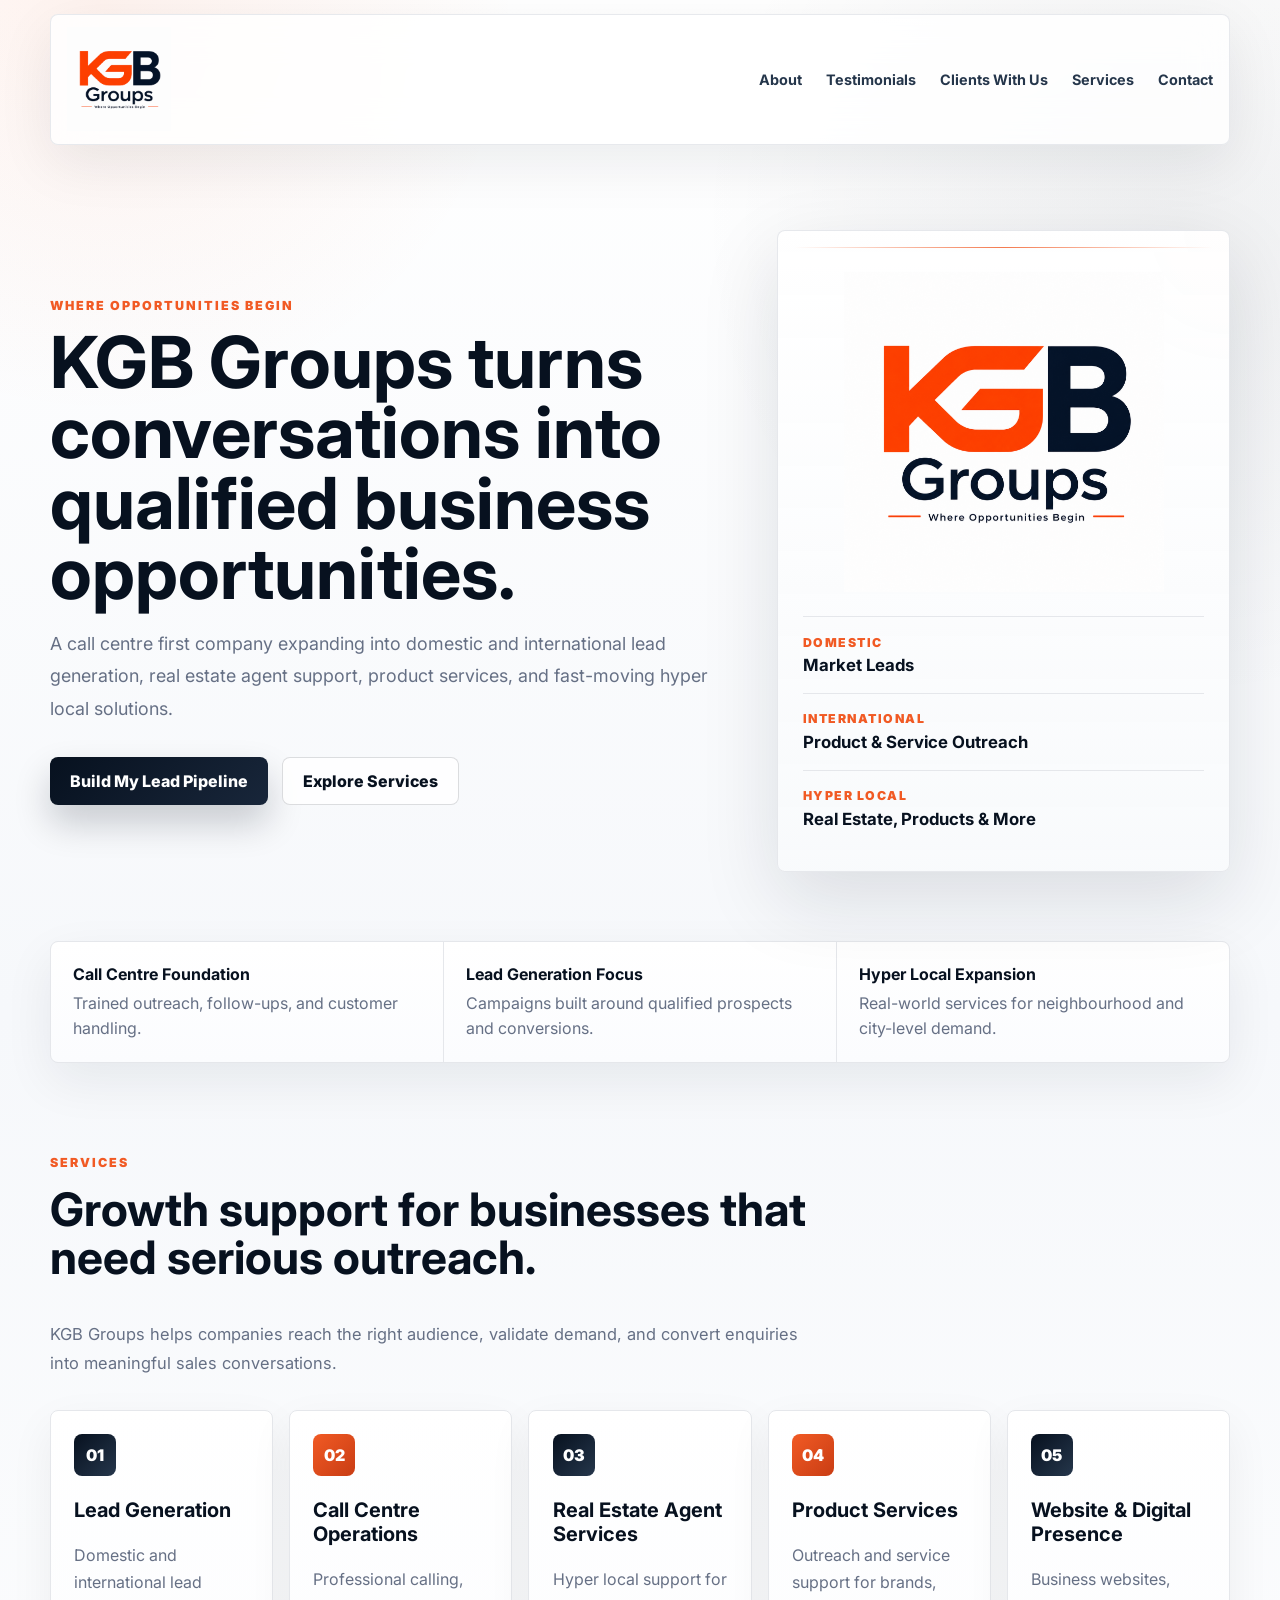
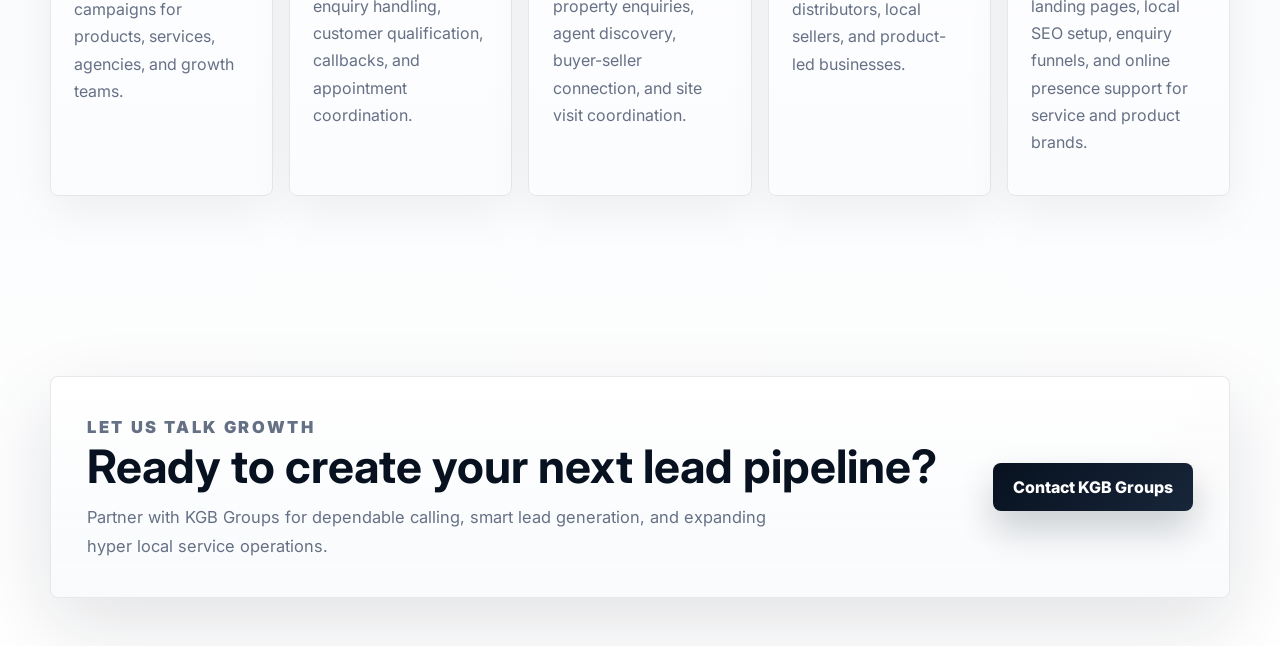
<file: index.html>
<!doctype html>
<html lang="en">
  <head>
    <meta charset="utf-8">
    <meta name="viewport" content="width=device-width, initial-scale=1">
    <meta
      name="description"
      content="KGB Groups provides lead generation, call centre support, and hyper local service growth for domestic and international businesses."
    >
    <title>KGB Groups | Lead Generation & Hyper Local Services</title>
    <link rel="preconnect" href="https://fonts.googleapis.com">
    <link rel="preconnect" href="https://fonts.gstatic.com" crossorigin>
    <link
      href="https://fonts.googleapis.com/css2?family=Inter:wght@400;500;600;700;800&display=swap"
      rel="stylesheet"
    >
    <link rel="stylesheet" href="styles.css">
  </head>
  <body>
    <header class="site-header">
      <a class="brand" href="#" aria-label="KGB Groups home">
        <img src="KGB-Groups-logo.png" alt="KGB Groups logo">
      </a>
      <nav class="nav" aria-label="Primary navigation">
        <a href="about.html">About</a>
        <a href="testimonials.html">Testimonials</a>
        <a href="clients.html">Clients With Us</a>
        <a href="#services">Services</a>
        <a href="contact.html">Contact</a>
      </nav>
    </header>

    <main>
      <section class="hero">
        <div class="hero-content">
          <p class="eyebrow">Where Opportunities Begin</p>
          <h1>KGB Groups turns conversations into qualified business opportunities.</h1>
          <p class="hero-copy">
            A call centre first company expanding into domestic and international lead generation,
            real estate agent support, product services, and fast-moving hyper local solutions.
          </p>
          <div class="hero-actions">
            <a class="primary-button" href="contact.html">Build My Lead Pipeline</a>
            <a class="secondary-button" href="#services">Explore Services</a>
          </div>
        </div>
        <aside class="hero-card" aria-label="KGB Groups business highlights">
          <img src="KGB-Groups-logo.png" alt="KGB Groups logo">
          <div class="metric-row">
            <span>Domestic</span>
            <strong>Market Leads</strong>
          </div>
          <div class="metric-row">
            <span>International</span>
            <strong>Product & Service Outreach</strong>
          </div>
          <div class="metric-row">
            <span>Hyper Local</span>
            <strong>Real Estate, Products & More</strong>
          </div>
        </aside>
      </section>

      <section class="trust-strip" aria-label="Company strengths">
        <div>
          <strong>Call Centre Foundation</strong>
          <span>Trained outreach, follow-ups, and customer handling.</span>
        </div>
        <div>
          <strong>Lead Generation Focus</strong>
          <span>Campaigns built around qualified prospects and conversions.</span>
        </div>
        <div>
          <strong>Hyper Local Expansion</strong>
          <span>Real-world services for neighbourhood and city-level demand.</span>
        </div>
      </section>

      <section class="section" id="services">
        <div class="section-heading">
          <p class="eyebrow">Services</p>
          <h2>Growth support for businesses that need serious outreach.</h2>
          <p>
            KGB Groups helps companies reach the right audience, validate demand,
            and convert enquiries into meaningful sales conversations.
          </p>
        </div>
        <div class="service-grid">
          <article class="service-card">
            <span>01</span>
            <h3>Lead Generation</h3>
            <p>
              Domestic and international lead campaigns for products, services,
              agencies, and growth teams.
            </p>
          </article>
          <article class="service-card">
            <span>02</span>
            <h3>Call Centre Operations</h3>
            <p>
              Professional calling, enquiry handling, customer qualification,
              callbacks, and appointment coordination.
            </p>
          </article>
          <article class="service-card">
            <span>03</span>
            <h3>Real Estate Agent Services</h3>
            <p>
              Hyper local support for property enquiries, agent discovery,
              buyer-seller connection, and site visit coordination.
            </p>
          </article>
          <article class="service-card">
            <span>04</span>
            <h3>Product Services</h3>
            <p>
              Outreach and service support for brands, distributors, local sellers,
              and product-led businesses.
            </p>
          </article>
          <article class="service-card">
            <span>05</span>
            <h3>Website & Digital Presence</h3>
            <p>
              Business websites, landing pages, local SEO setup, enquiry funnels,
              and online presence support for service and product brands.
            </p>
          </article>
        </div>
      </section>

      <section class="contact-panel" id="contact">
        <div>
          <p class="eyebrow">Let us talk growth</p>
          <h2>Ready to create your next lead pipeline?</h2>
          <p>
            Partner with KGB Groups for dependable calling, smart lead generation,
            and expanding hyper local service operations.
          </p>
        </div>
        <a class="primary-button" href="contact.html">Contact KGB Groups</a>
      </section>
    </main>
  </body>
</html>
</file>
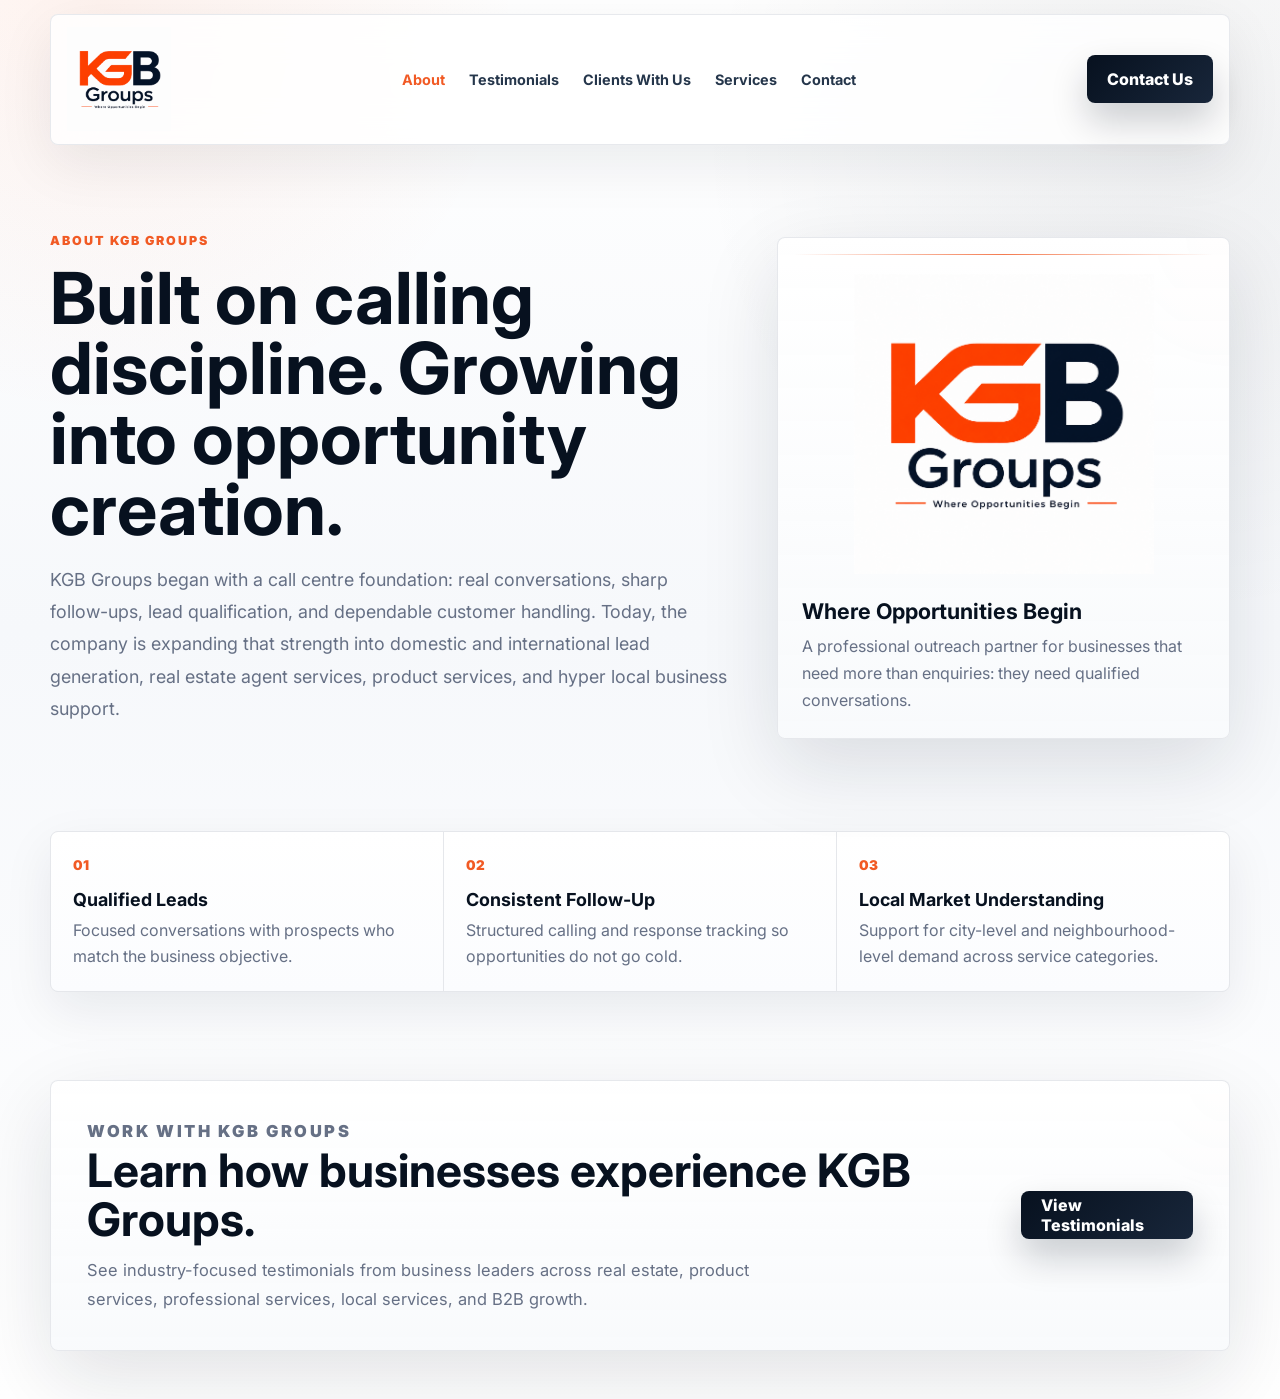
<file: about.html>
<!doctype html>
<html lang="en">
  <head>
    <meta charset="utf-8">
    <meta name="viewport" content="width=device-width, initial-scale=1">
    <meta
      name="description"
      content="About KGB Groups, a call centre first company expanding into lead generation and hyper local services."
    >
    <title>About KGB Groups | Client Testimonials & Industry Trust</title>
    <link rel="preconnect" href="https://fonts.googleapis.com">
    <link rel="preconnect" href="https://fonts.gstatic.com" crossorigin>
    <link
      href="https://fonts.googleapis.com/css2?family=Inter:wght@400;500;600;700;800&display=swap"
      rel="stylesheet"
    >
    <link rel="stylesheet" href="styles.css">
  </head>
  <body>
    <header class="site-header">
      <a class="brand" href="index.html" aria-label="KGB Groups home">
        <img src="KGB-Groups-logo.png" alt="KGB Groups logo">
      </a>
      <nav class="nav" aria-label="Primary navigation">
        <a href="about.html" aria-current="page">About</a>
        <a href="testimonials.html">Testimonials</a>
        <a href="clients.html">Clients With Us</a>
        <a href="index.html#services">Services</a>
        <a href="contact.html">Contact</a>
      </nav>
      <a class="header-cta" href="contact.html">Contact Us</a>
    </header>

    <main>
      <section class="about-hero">
        <div>
          <p class="eyebrow">About KGB Groups</p>
          <h1>Built on calling discipline. Growing into opportunity creation.</h1>
          <p>
            KGB Groups began with a call centre foundation: real conversations,
            sharp follow-ups, lead qualification, and dependable customer handling.
            Today, the company is expanding that strength into domestic and
            international lead generation, real estate agent services, product
            services, and hyper local business support.
          </p>
        </div>
        <div class="about-proof-card">
          <img src="KGB-Groups-logo.png" alt="KGB Groups logo">
          <strong>Where Opportunities Begin</strong>
          <span>
            A professional outreach partner for businesses that need more than enquiries:
            they need qualified conversations.
          </span>
        </div>
      </section>

      <section class="about-values">
        <div>
          <span>01</span>
          <strong>Qualified Leads</strong>
          <p>Focused conversations with prospects who match the business objective.</p>
        </div>
        <div>
          <span>02</span>
          <strong>Consistent Follow-Up</strong>
          <p>Structured calling and response tracking so opportunities do not go cold.</p>
        </div>
        <div>
          <span>03</span>
          <strong>Local Market Understanding</strong>
          <p>Support for city-level and neighbourhood-level demand across service categories.</p>
        </div>
      </section>

      <section class="contact-panel">
        <div>
          <p class="eyebrow">Work With KGB Groups</p>
          <h2>Learn how businesses experience KGB Groups.</h2>
          <p>
            See industry-focused testimonials from business leaders across real estate,
            product services, professional services, local services, and B2B growth.
          </p>
        </div>
        <a class="primary-button" href="testimonials.html">View Testimonials</a>
      </section>
    </main>
  </body>
</html>
</file>
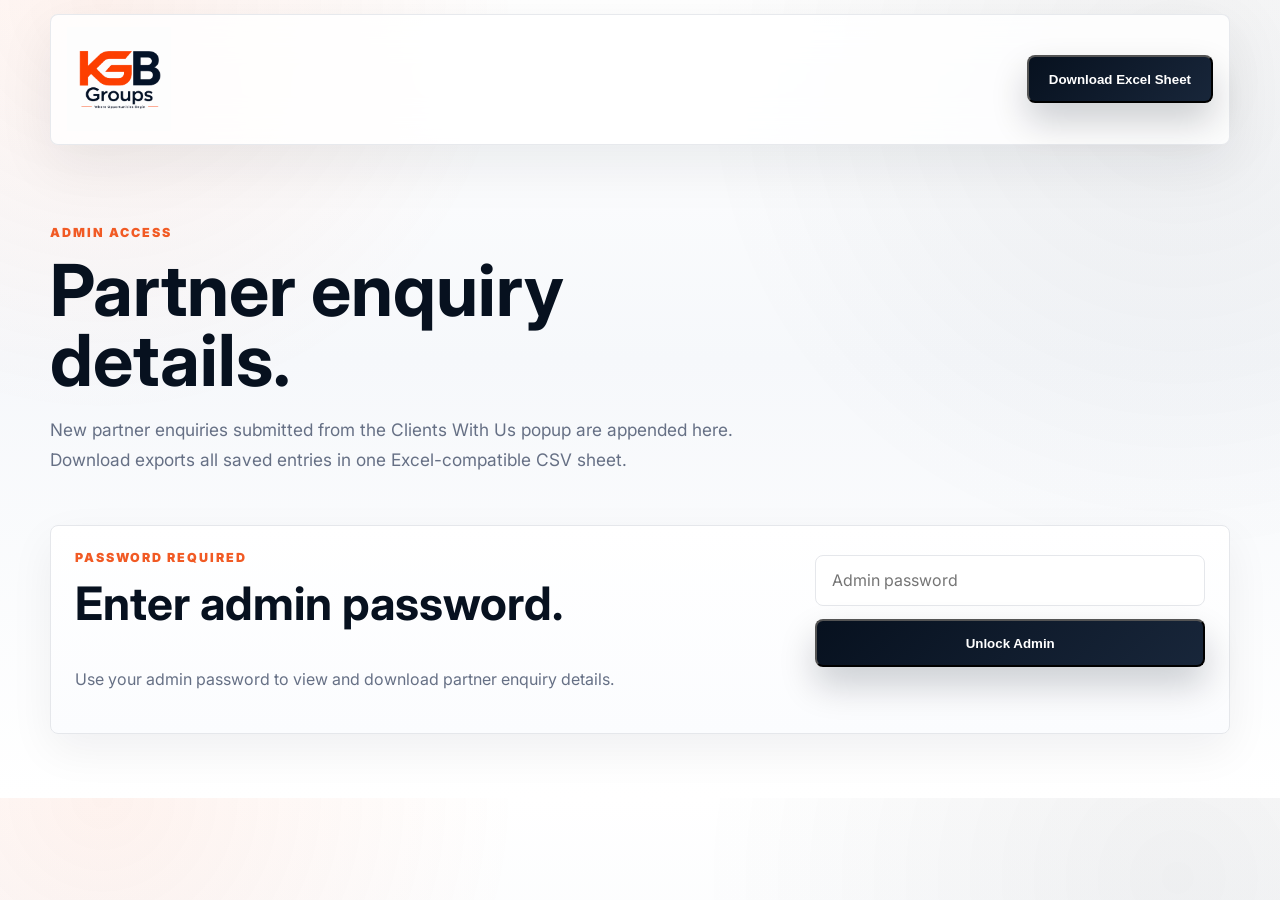
<file: admin.html>
<!doctype html>
<html lang="en">
  <head>
    <meta charset="utf-8">
    <meta name="viewport" content="width=device-width, initial-scale=1">
    <meta name="robots" content="noindex">
    <title>Admin Enquiries | KGB Groups</title>
    <link rel="preconnect" href="https://fonts.googleapis.com">
    <link rel="preconnect" href="https://fonts.gstatic.com" crossorigin>
    <link
      href="https://fonts.googleapis.com/css2?family=Inter:wght@400;500;600;700;800&display=swap"
      rel="stylesheet"
    >
    <link rel="stylesheet" href="styles.css">
  </head>
  <body>
    <header class="site-header">
      <a class="brand" href="index.html" aria-label="KGB Groups home">
        <img src="KGB-Groups-logo.png" alt="KGB Groups logo">
      </a>
      <button class="header-cta" type="button" id="downloadEnquiriesButton">Download Excel Sheet</button>
    </header>

    <main>
      <section class="admin-page-hero">
        <p class="eyebrow">Admin Access</p>
        <h1>Partner enquiry details.</h1>
        <p>
          New partner enquiries submitted from the Clients With Us popup are appended here.
          Download exports all saved entries in one Excel-compatible CSV sheet.
        </p>
      </section>

      <section class="admin-lock" id="adminLock">
        <div>
          <p class="eyebrow">Password Required</p>
          <h2>Enter admin password.</h2>
          <p>Use your admin password to view and download partner enquiry details.</p>
        </div>
        <form class="admin-login-form" id="adminLoginForm">
          <input type="password" id="adminPasswordInput" placeholder="Admin password" required>
          <button class="primary-button" type="submit">Unlock Admin</button>
          <p class="form-status" id="adminLoginStatus" role="status"></p>
        </form>
      </section>

      <section class="admin-table-section" id="adminContent" hidden>
        <div class="admin-toolbar">
          <div>
            <p class="eyebrow">Saved Enquiries</p>
            <h2 id="enquiryCount">0 enquiries</h2>
          </div>
          <div class="admin-actions">
            <button class="secondary-button" type="button" id="refreshEnquiriesButton">Refresh</button>
            <button class="danger-button" type="button" id="clearEnquiriesButton">Clear All Details</button>
          </div>
        </div>

        <div class="admin-table-wrap">
          <table class="admin-table">
            <thead>
              <tr>
                <th>Submitted At</th>
                <th>Full Name</th>
                <th>Company</th>
                <th>Designation</th>
                <th>Contact</th>
                <th>Email</th>
                <th>Address</th>
              </tr>
            </thead>
            <tbody id="enquiryTableBody"></tbody>
          </table>
          <p class="empty-state" id="emptyState">No partner enquiries are saved yet.</p>
        </div>
      </section>
    </main>

    <script src="admin.js"></script>
  </body>
</html>
</file>
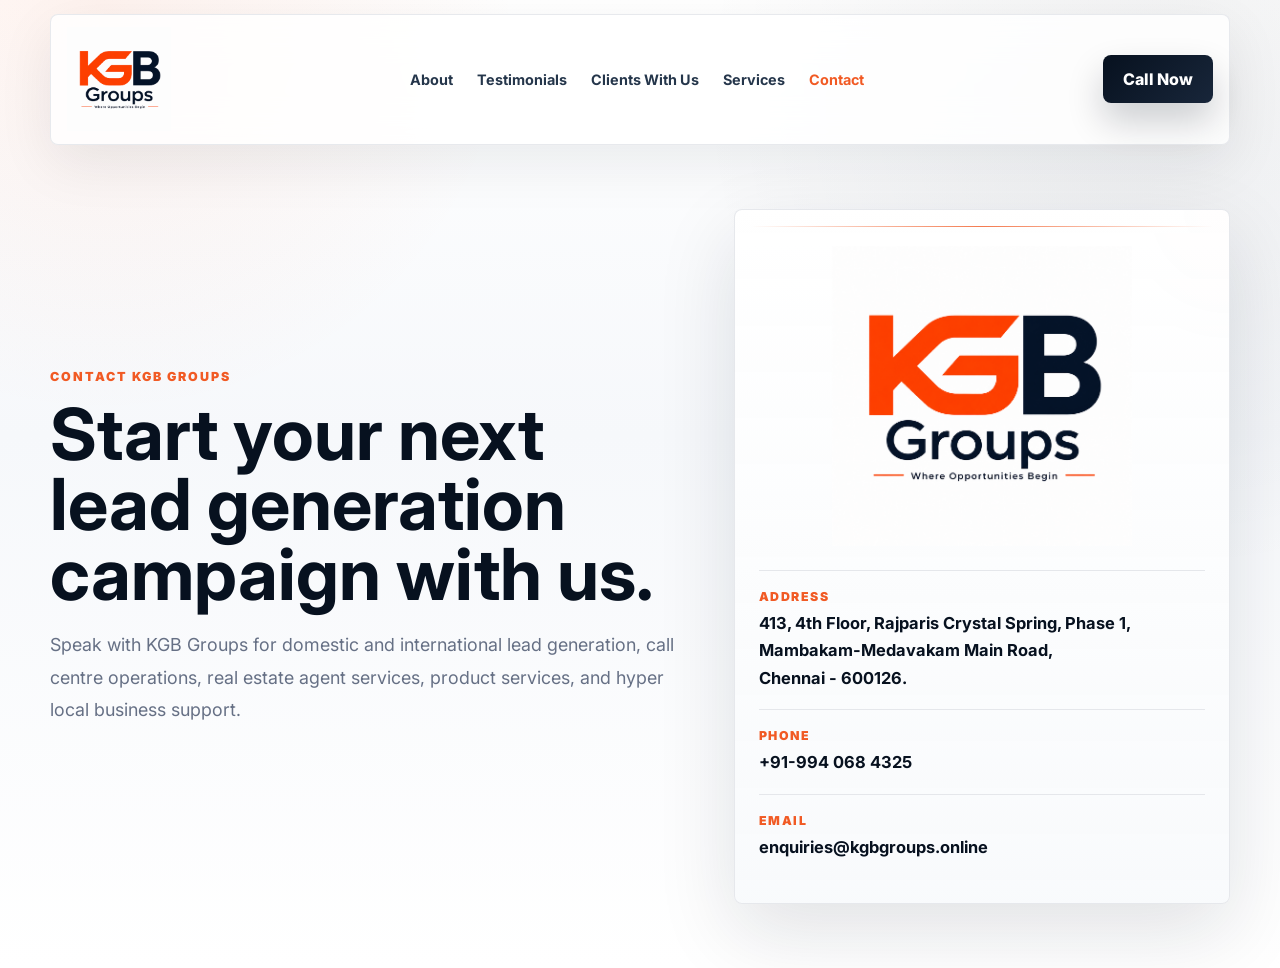
<file: contact.html>
<!doctype html>
<html lang="en">
  <head>
    <meta charset="utf-8">
    <meta name="viewport" content="width=device-width, initial-scale=1">
    <meta
      name="description"
      content="Contact KGB Groups for lead generation, call centre operations, and hyper local business services."
    >
    <title>Contact KGB Groups | Lead Generation & Call Centre Services</title>
    <link rel="preconnect" href="https://fonts.googleapis.com">
    <link rel="preconnect" href="https://fonts.gstatic.com" crossorigin>
    <link
      href="https://fonts.googleapis.com/css2?family=Inter:wght@400;500;600;700;800&display=swap"
      rel="stylesheet"
    >
    <link rel="stylesheet" href="styles.css">
  </head>
  <body>
    <header class="site-header">
      <a class="brand" href="index.html" aria-label="KGB Groups home">
        <img src="KGB-Groups-logo.png" alt="KGB Groups logo">
      </a>
      <nav class="nav" aria-label="Primary navigation">
        <a href="about.html">About</a>
        <a href="testimonials.html">Testimonials</a>
        <a href="clients.html">Clients With Us</a>
        <a href="index.html#services">Services</a>
        <a href="contact.html" aria-current="page">Contact</a>
      </nav>
      <a class="header-cta" href="tel:+919940684325">Call Now</a>
    </header>

    <main>
      <section class="contact-hero">
        <div class="contact-intro">
          <p class="eyebrow">Contact KGB Groups</p>
          <h1>Start your next lead generation campaign with us.</h1>
          <p>
            Speak with KGB Groups for domestic and international lead generation,
            call centre operations, real estate agent services, product services,
            and hyper local business support.
          </p>
        </div>

        <div class="contact-card">
          <img src="KGB-Groups-logo.png" alt="KGB Groups logo">
          <div class="contact-item">
            <span>Address</span>
            <strong>
              413, 4th Floor, Rajparis Crystal Spring, Phase 1,<br>
              Mambakam-Medavakam Main Road,<br>
              Chennai - 600126.
            </strong>
          </div>
          <div class="contact-item">
            <span>Phone</span>
            <strong><a href="tel:+919940684325">+91-994 068 4325</a></strong>
          </div>
          <div class="contact-item">
            <span>Email</span>
            <strong><a href="mailto:enquiries@kgbgroups.online">enquiries@kgbgroups.online</a></strong>
          </div>
        </div>
      </section>
    </main>
  </body>
</html>
</file>
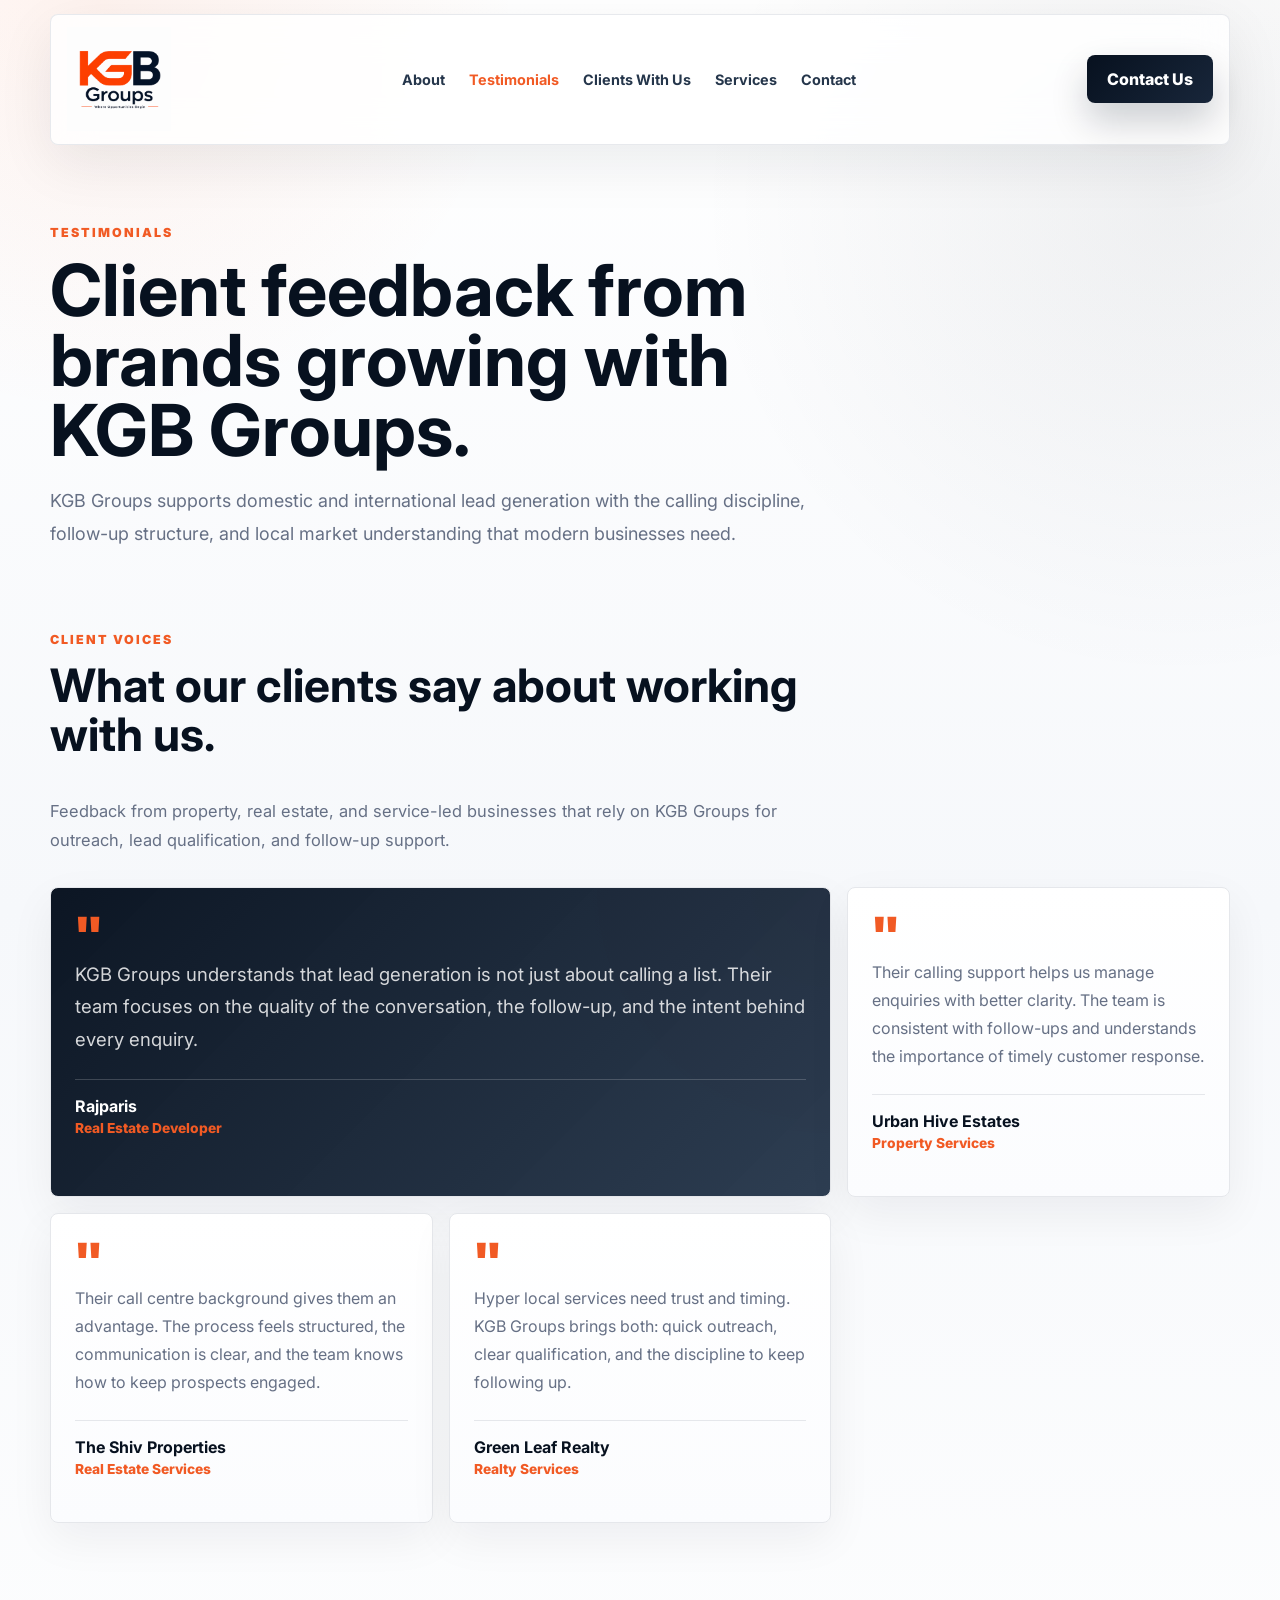
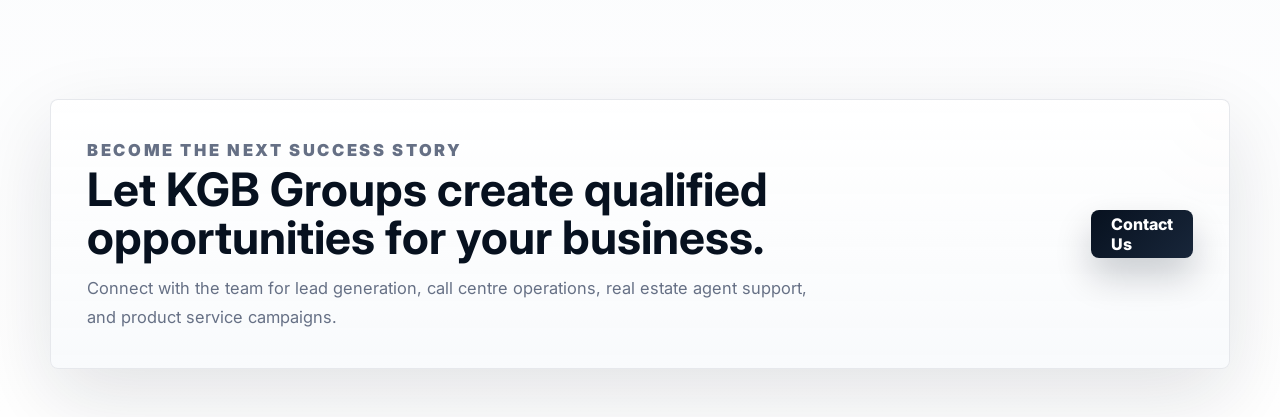
<file: testimonials.html>
<!doctype html>
<html lang="en">
  <head>
    <meta charset="utf-8">
    <meta name="viewport" content="width=device-width, initial-scale=1">
    <meta
      name="description"
      content="KGB Groups testimonials from business leaders across real estate, products, services, and B2B lead generation."
    >
    <title>Testimonials | KGB Groups</title>
    <link rel="preconnect" href="https://fonts.googleapis.com">
    <link rel="preconnect" href="https://fonts.gstatic.com" crossorigin>
    <link
      href="https://fonts.googleapis.com/css2?family=Inter:wght@400;500;600;700;800&display=swap"
      rel="stylesheet"
    >
    <link rel="stylesheet" href="styles.css">
  </head>
  <body>
    <header class="site-header">
      <a class="brand" href="index.html" aria-label="KGB Groups home">
        <img src="KGB-Groups-logo.png" alt="KGB Groups logo">
      </a>
      <nav class="nav" aria-label="Primary navigation">
        <a href="about.html">About</a>
        <a href="testimonials.html" aria-current="page">Testimonials</a>
        <a href="clients.html">Clients With Us</a>
        <a href="index.html#services">Services</a>
        <a href="contact.html">Contact</a>
      </nav>
      <a class="header-cta" href="contact.html">Contact Us</a>
    </header>

    <main>
      <section class="testimonial-page-hero">
        <p class="eyebrow">Testimonials</p>
        <h1>Client feedback from brands growing with KGB Groups.</h1>
        <p>
          KGB Groups supports domestic and international lead generation with the
          calling discipline, follow-up structure, and local market understanding
          that modern businesses need.
        </p>
      </section>

      <section class="testimonial-section testimonial-page-section">
        <div class="section-heading">
          <p class="eyebrow">Client Voices</p>
          <h2>What our clients say about working with us.</h2>
          <p>
            Feedback from property, real estate, and service-led businesses that
            rely on KGB Groups for outreach, lead qualification, and follow-up support.
          </p>
        </div>

        <div class="testimonial-grid">
          <article class="testimonial-card featured-testimonial">
            <div class="quote-mark">"</div>
            <p>
              KGB Groups understands that lead generation is not just about calling a list.
              Their team focuses on the quality of the conversation, the follow-up, and
              the intent behind every enquiry.
            </p>
            <div class="testimonial-author">
              <strong>Rajparis</strong>
              <span>Real Estate Developer</span>
            </div>
          </article>

          <article class="testimonial-card">
            <div class="quote-mark">"</div>
            <p>
              Their calling support helps us manage enquiries with better clarity.
              The team is consistent with follow-ups and understands the importance
              of timely customer response.
            </p>
            <div class="testimonial-author">
              <strong>Urban Hive Estates</strong>
              <span>Property Services</span>
            </div>
          </article>

          <article class="testimonial-card">
            <div class="quote-mark">"</div>
            <p>
              Their call centre background gives them an advantage. The process feels
              structured, the communication is clear, and the team knows how to keep
              prospects engaged.
            </p>
            <div class="testimonial-author">
              <strong>The Shiv Properties</strong>
              <span>Real Estate Services</span>
            </div>
          </article>

          <article class="testimonial-card">
            <div class="quote-mark">"</div>
            <p>
              Hyper local services need trust and timing. KGB Groups brings both:
              quick outreach, clear qualification, and the discipline to keep following up.
            </p>
            <div class="testimonial-author">
              <strong>Green Leaf Realty</strong>
              <span>Realty Services</span>
            </div>
          </article>
        </div>
      </section>

      <section class="contact-panel">
        <div>
          <p class="eyebrow">Become The Next Success Story</p>
          <h2>Let KGB Groups create qualified opportunities for your business.</h2>
          <p>
            Connect with the team for lead generation, call centre operations,
            real estate agent support, and product service campaigns.
          </p>
        </div>
        <a class="primary-button" href="contact.html">Contact Us</a>
      </section>
    </main>
  </body>
</html>
</file>
<file: styles.css>
:root {
  --orange: #f15a24;
  --orange-dark: #c93d14;
  --navy: #07111f;
  --navy-soft: #25364b;
  --ink: #111827;
  --muted: #667085;
  --line: #e5e7eb;
  --paper: #ffffff;
  --wash: #f4f7fb;
  --champagne: #fbfcfe;
  --silver: #eef2f7;
  --shadow: 0 28px 80px rgba(17, 24, 39, 0.12);
}

.admin-download-panel {
  display: flex;
  align-items: center;
  justify-content: space-between;
  gap: 2rem;
  margin: 0 0 4rem;
  border: 1px solid var(--line);
  border-radius: 8px;
  padding: 1.5rem;
  background: linear-gradient(180deg, #ffffff, #fbfcfe);
  box-shadow: 0 16px 45px rgba(17, 24, 39, 0.06);
}

.admin-download-panel h2 {
  margin-bottom: 0.45rem;
  font-size: clamp(1.45rem, 3vw, 2.1rem);
}

.admin-download-panel p:not(.eyebrow) {
  margin-bottom: 0;
  color: var(--muted);
  line-height: 1.65;
}

.modal-open {
  overflow: hidden;
}

.modal-backdrop {
  position: fixed;
  inset: 0;
  z-index: 100;
  display: none;
  align-items: center;
  justify-content: center;
  padding: 1rem;
  background: rgba(7, 17, 31, 0.68);
  backdrop-filter: blur(10px);
}

.modal-backdrop[aria-hidden="false"] {
  display: flex;
}

.enquiry-modal {
  position: relative;
  width: min(720px, 100%);
  max-height: min(92vh, 820px);
  overflow-y: auto;
  border: 1px solid rgba(255, 255, 255, 0.2);
  border-radius: 8px;
  padding: 1.6rem;
  background:
    linear-gradient(180deg, rgba(255, 255, 255, 0.99), rgba(248, 250, 252, 0.96)),
    radial-gradient(circle at top right, rgba(241, 90, 36, 0.11), transparent 16rem);
  box-shadow: 0 36px 90px rgba(0, 0, 0, 0.28);
}

.modal-close {
  position: absolute;
  top: 1rem;
  right: 1rem;
  display: inline-flex;
  align-items: center;
  justify-content: center;
  width: 38px;
  height: 38px;
  border: 1px solid var(--line);
  border-radius: 8px;
  color: var(--navy);
  background: #ffffff;
  font-size: 1.2rem;
  font-weight: 800;
  cursor: pointer;
}

.modal-copy {
  max-width: 620px;
  color: var(--muted);
  line-height: 1.7;
}

.partner-form {
  display: grid;
  grid-template-columns: repeat(2, 1fr);
  gap: 1rem;
  margin-top: 1.4rem;
}

.partner-form label {
  display: grid;
  gap: 0.45rem;
}

.partner-form span {
  color: var(--navy);
  font-size: 0.86rem;
  font-weight: 800;
}

.partner-form input,
.partner-form textarea {
  width: 100%;
  border: 1px solid var(--line);
  border-radius: 8px;
  padding: 0.85rem 0.95rem;
  color: var(--ink);
  background: #ffffff;
  font: inherit;
  outline: none;
}

.partner-form input:focus,
.partner-form textarea:focus {
  border-color: rgba(241, 90, 36, 0.7);
  box-shadow: 0 0 0 4px rgba(241, 90, 36, 0.12);
}

.full-field {
  grid-column: 1 / -1;
}

.form-status {
  min-height: 1.4rem;
  margin: 0;
  color: var(--orange);
  font-weight: 800;
}

.admin-page-hero {
  max-width: 900px;
  padding: 5rem 0 2rem;
}

.admin-page-hero p:not(.eyebrow) {
  max-width: 760px;
  color: var(--muted);
  font-size: 1.08rem;
  line-height: 1.75;
}

.admin-lock,
.admin-table-section {
  margin-bottom: 4rem;
  border: 1px solid var(--line);
  border-radius: 8px;
  padding: 1.5rem;
  background: linear-gradient(180deg, #ffffff, #fbfcfe);
  box-shadow: 0 16px 45px rgba(17, 24, 39, 0.06);
}

.admin-lock {
  display: grid;
  grid-template-columns: minmax(0, 1fr) minmax(300px, 0.55fr);
  gap: 2rem;
  align-items: center;
}

.admin-lock p:not(.eyebrow) {
  color: var(--muted);
  line-height: 1.65;
}

.admin-login-form {
  display: grid;
  gap: 0.85rem;
}

.admin-login-form input {
  width: 100%;
  border: 1px solid var(--line);
  border-radius: 8px;
  padding: 0.9rem 1rem;
  color: var(--ink);
  background: #ffffff;
  font: inherit;
  outline: none;
}

.admin-login-form input:focus {
  border-color: rgba(241, 90, 36, 0.7);
  box-shadow: 0 0 0 4px rgba(241, 90, 36, 0.12);
}

.admin-toolbar {
  display: flex;
  align-items: center;
  justify-content: space-between;
  gap: 1rem;
  margin-bottom: 1.25rem;
}

.admin-actions {
  display: flex;
  flex-wrap: wrap;
  gap: 0.75rem;
}

.danger-button {
  display: inline-flex;
  align-items: center;
  justify-content: center;
  min-height: 48px;
  border: 1px solid rgba(201, 61, 20, 0.28);
  border-radius: 8px;
  padding: 0 1.25rem;
  color: var(--orange-dark);
  background: rgba(241, 90, 36, 0.08);
  font: inherit;
  font-weight: 800;
  cursor: pointer;
}

.danger-button:hover {
  border-color: rgba(201, 61, 20, 0.5);
  background: rgba(241, 90, 36, 0.13);
}

.admin-toolbar h2 {
  margin-bottom: 0;
  font-size: clamp(1.45rem, 3vw, 2.1rem);
}

.admin-table-wrap {
  overflow-x: auto;
}

.admin-table {
  width: 100%;
  min-width: 980px;
  border-collapse: collapse;
  font-size: 0.92rem;
}

.admin-table th,
.admin-table td {
  border-bottom: 1px solid var(--line);
  padding: 0.9rem;
  text-align: left;
  vertical-align: top;
}

.admin-table th {
  color: var(--navy);
  background: var(--silver);
  font-weight: 900;
}

.admin-table td {
  color: var(--muted);
  line-height: 1.55;
}

.empty-state {
  margin: 1rem 0 0;
  color: var(--muted);
  font-weight: 700;
}

@media (max-width: 920px) {
  .admin-download-panel {
    align-items: flex-start;
    flex-direction: column;
  }

  .admin-lock {
    grid-template-columns: 1fr;
  }

  .admin-toolbar {
    align-items: flex-start;
    flex-direction: column;
  }

  .admin-actions {
    width: 100%;
  }
}

@media (max-width: 640px) {
  .partner-form {
    grid-template-columns: 1fr;
  }
}

* {
  box-sizing: border-box;
}

html {
  scroll-behavior: smooth;
}

body {
  margin: 0;
  font-family: "Inter", Arial, sans-serif;
  color: var(--ink);
  background:
    radial-gradient(circle at 8% 0%, rgba(241, 90, 36, 0.08), transparent 26rem),
    radial-gradient(circle at 92% 10%, rgba(7, 17, 31, 0.06), transparent 30rem),
    linear-gradient(180deg, #ffffff 0%, #f6f8fb 45%, #ffffff 100%);
}

a {
  color: inherit;
  text-decoration: none;
}

.site-header {
  position: sticky;
  top: 0;
  z-index: 10;
  display: flex;
  align-items: center;
  justify-content: space-between;
  gap: 1rem;
  width: min(1180px, calc(100% - 32px));
  margin: 0.85rem auto 0;
  padding: 0.8rem 1rem;
  border: 1px solid rgba(229, 231, 235, 0.9);
  border-radius: 8px;
  background: rgba(255, 255, 255, 0.82);
  box-shadow: 0 18px 55px rgba(17, 24, 39, 0.08);
  backdrop-filter: blur(20px);
}

.brand {
  display: inline-flex;
  align-items: center;
}

.brand img {
  width: 104px;
  height: auto;
  display: block;
}

.nav {
  display: flex;
  align-items: center;
  gap: 1.5rem;
  font-size: 0.9rem;
  font-weight: 700;
  color: var(--navy-soft);
}

.nav a:hover {
  color: var(--orange);
}

.nav a[aria-current="page"] {
  color: var(--orange);
}

.header-cta,
.primary-button,
.secondary-button {
  display: inline-flex;
  align-items: center;
  justify-content: center;
  min-height: 48px;
  border-radius: 8px;
  padding: 0 1.25rem;
  font-weight: 800;
  transition: transform 180ms ease, box-shadow 180ms ease, border-color 180ms ease;
}

.header-cta,
.primary-button {
  color: #ffffff;
  background: linear-gradient(135deg, var(--navy), #18263a);
  box-shadow: 0 18px 36px rgba(7, 17, 31, 0.2);
}

.secondary-button {
  color: var(--navy);
  border: 1px solid rgba(7, 17, 31, 0.14);
  background: rgba(255, 255, 255, 0.82);
}

.header-cta:hover,
.primary-button:hover,
.secondary-button:hover {
  transform: translateY(-2px);
}

main {
  width: min(1180px, calc(100% - 32px));
  margin: 0 auto;
}

.hero {
  display: grid;
  grid-template-columns: minmax(0, 1.08fr) minmax(320px, 0.72fr);
  align-items: center;
  gap: 3rem;
  min-height: calc(100vh - 104px);
  padding: 4.5rem 0 3.5rem;
}

.eyebrow {
  margin: 0 0 0.9rem;
  color: var(--orange);
  font-size: 0.78rem;
  font-weight: 900;
  letter-spacing: 0.16em;
  text-transform: uppercase;
}

h1,
h2,
h3,
p {
  margin-top: 0;
}

h1 {
  max-width: 760px;
  margin-bottom: 1.25rem;
  color: var(--navy);
  font-size: clamp(2.4rem, 5.6vw, 5.35rem);
  line-height: 0.98;
  letter-spacing: 0;
}

h2 {
  color: var(--navy);
  font-size: clamp(2rem, 3.6vw, 3.25rem);
  line-height: 1.06;
  letter-spacing: 0;
}

h3 {
  color: var(--navy);
  font-size: 1.25rem;
}

.hero-copy {
  max-width: 680px;
  color: var(--muted);
  font-size: 1.12rem;
  line-height: 1.8;
}

.hero-actions {
  display: flex;
  flex-wrap: wrap;
  gap: 0.85rem;
  margin-top: 2rem;
}

.hero-card {
  position: relative;
  overflow: hidden;
  border: 1px solid rgba(229, 231, 235, 0.95);
  border-radius: 8px;
  padding: 1.55rem;
  background:
    linear-gradient(180deg, rgba(255, 255, 255, 0.98), rgba(248, 250, 252, 0.92)),
    radial-gradient(circle at top right, rgba(241, 90, 36, 0.12), transparent 16rem);
  box-shadow: var(--shadow);
}

.hero-card::before {
  content: "";
  position: absolute;
  inset: 1rem 1rem auto;
  height: 1px;
  background: linear-gradient(90deg, transparent, rgba(241, 90, 36, 0.8), transparent);
}

.hero-card img {
  display: block;
  width: min(100%, 320px);
  margin: 1rem auto 1.5rem;
}

.metric-row {
  display: grid;
  gap: 0.35rem;
  padding: 1.1rem 0;
  border-top: 1px solid var(--line);
}

.metric-row span {
  color: var(--orange);
  font-size: 0.77rem;
  font-weight: 900;
  letter-spacing: 0.12em;
  text-transform: uppercase;
}

.metric-row strong {
  color: var(--navy);
  font-size: 1.05rem;
}

.trust-strip {
  display: grid;
  grid-template-columns: repeat(3, 1fr);
  gap: 1px;
  overflow: hidden;
  border: 1px solid var(--line);
  border-radius: 8px;
  background: var(--line);
  box-shadow: 0 18px 50px rgba(17, 24, 39, 0.07);
}

.trust-strip div {
  padding: 1.35rem;
  background: linear-gradient(180deg, #ffffff, #fbfcfe);
}

.trust-strip strong,
.trust-strip span {
  display: block;
}

.trust-strip strong {
  margin-bottom: 0.45rem;
  color: var(--navy);
}

.trust-strip span {
  color: var(--muted);
  line-height: 1.55;
}

.section {
  padding: 5.75rem 0;
}

.section-heading {
  max-width: 780px;
  margin-bottom: 2rem;
}

.section-heading p:not(.eyebrow),
.contact-panel p {
  color: var(--muted);
  font-size: 1.03rem;
  line-height: 1.75;
}

.service-grid {
  display: grid;
  grid-template-columns: repeat(5, 1fr);
  gap: 1rem;
}

.service-card {
  min-height: 260px;
  border: 1px solid var(--line);
  border-radius: 8px;
  padding: 1.45rem;
  background: linear-gradient(180deg, #ffffff, #fbfcfe);
  box-shadow: 0 16px 45px rgba(17, 24, 39, 0.06);
}

.service-card span {
  display: inline-flex;
  align-items: center;
  justify-content: center;
  width: 42px;
  height: 42px;
  margin-bottom: 1.35rem;
  border-radius: 8px;
  color: #ffffff;
  background: linear-gradient(135deg, var(--navy), #25364b);
  font-weight: 900;
}

.service-card:nth-child(2n) span {
  background: linear-gradient(135deg, var(--orange), var(--orange-dark));
}

.service-card p {
  color: var(--muted);
  line-height: 1.7;
}

.split-section {
  display: grid;
  grid-template-columns: 0.92fr 1.08fr;
  gap: 3rem;
  align-items: start;
  padding: 4rem;
  border-radius: 8px;
  color: #ffffff;
  background:
    linear-gradient(135deg, rgba(7, 17, 31, 0.98), rgba(37, 54, 75, 0.96)),
    radial-gradient(circle at top right, rgba(241, 90, 36, 0.28), transparent 18rem);
}

.split-section h2 {
  color: #ffffff;
}

.industry-list {
  display: grid;
  gap: 1rem;
}

.industry-list div {
  padding: 1.15rem 0;
  border-bottom: 1px solid rgba(255, 255, 255, 0.16);
}

.industry-list strong,
.industry-list span {
  display: block;
}

.industry-list strong {
  margin-bottom: 0.45rem;
  color: #ffffff;
  font-size: 1.08rem;
}

.industry-list span {
  color: rgba(255, 255, 255, 0.72);
  line-height: 1.65;
}

.contact-panel {
  display: flex;
  align-items: center;
  justify-content: space-between;
  gap: 2rem;
  margin: 5.5rem 0 3rem;
  border: 1px solid rgba(229, 231, 235, 0.95);
  border-radius: 8px;
  padding: 2.25rem;
  background:
    linear-gradient(180deg, rgba(255, 255, 255, 0.98), rgba(248, 250, 252, 0.94)),
    radial-gradient(circle at top right, rgba(241, 90, 36, 0.1), transparent 15rem);
  box-shadow: var(--shadow);
}

.contact-panel h2 {
  margin-bottom: 0.75rem;
}

.contact-panel p {
  max-width: 720px;
  margin-bottom: 0;
}

.contact-hero {
  display: grid;
  grid-template-columns: minmax(0, 1fr) minmax(340px, 0.78fr);
  gap: 3rem;
  align-items: center;
  min-height: calc(100vh - 88px);
  padding: 4rem 0;
}

.contact-intro p:not(.eyebrow) {
  max-width: 680px;
  color: var(--muted);
  font-size: 1.12rem;
  line-height: 1.8;
}

.contact-card {
  position: relative;
  overflow: hidden;
  border: 1px solid rgba(229, 231, 235, 0.95);
  border-radius: 8px;
  padding: 1.5rem;
  background:
    linear-gradient(180deg, rgba(255, 255, 255, 0.98), rgba(248, 250, 252, 0.92)),
    radial-gradient(circle at top right, rgba(241, 90, 36, 0.12), transparent 16rem);
  box-shadow: var(--shadow);
}

.contact-card::before {
  content: "";
  position: absolute;
  inset: 1rem 1rem auto;
  height: 1px;
  background: linear-gradient(90deg, transparent, rgba(241, 90, 36, 0.8), transparent);
}

.contact-card img {
  display: block;
  width: min(100%, 300px);
  margin: 0.75rem auto 1.5rem;
}

.contact-item {
  display: grid;
  gap: 0.4rem;
  padding: 1.1rem 0;
  border-top: 1px solid var(--line);
}

.contact-item span {
  color: var(--orange);
  font-size: 0.77rem;
  font-weight: 900;
  letter-spacing: 0.12em;
  text-transform: uppercase;
}

.contact-item strong {
  color: var(--navy);
  font-size: 1.03rem;
  line-height: 1.65;
}

.contact-item a:hover {
  color: var(--orange);
}

.about-hero {
  display: grid;
  grid-template-columns: minmax(0, 1.05fr) minmax(320px, 0.7fr);
  gap: 3rem;
  align-items: center;
  min-height: calc(86vh - 88px);
  padding: 4rem 0;
}

.about-hero p:not(.eyebrow) {
  max-width: 760px;
  color: var(--muted);
  font-size: 1.12rem;
  line-height: 1.8;
}

.about-proof-card {
  position: relative;
  overflow: hidden;
  border: 1px solid rgba(229, 231, 235, 0.95);
  border-radius: 8px;
  padding: 1.5rem;
  background:
    linear-gradient(180deg, rgba(255, 255, 255, 0.98), rgba(248, 250, 252, 0.92)),
    radial-gradient(circle at top right, rgba(241, 90, 36, 0.12), transparent 15rem);
  box-shadow: var(--shadow);
}

.about-proof-card::before {
  content: "";
  position: absolute;
  inset: 1rem 1rem auto;
  height: 1px;
  background: linear-gradient(90deg, transparent, rgba(241, 90, 36, 0.8), transparent);
}

.about-proof-card img {
  display: block;
  width: min(100%, 300px);
  margin: 0.75rem auto 1.5rem;
}

.about-proof-card strong,
.about-proof-card span {
  display: block;
}

.about-proof-card strong {
  margin-bottom: 0.55rem;
  color: var(--navy);
  font-size: 1.35rem;
}

.about-proof-card span {
  color: var(--muted);
  line-height: 1.7;
}

.testimonial-section {
  padding: 2rem 0 5.5rem;
}

.testimonial-page-hero {
  max-width: 900px;
  padding: 5rem 0 2rem;
}

.testimonial-page-hero p:not(.eyebrow) {
  max-width: 760px;
  color: var(--muted);
  font-size: 1.12rem;
  line-height: 1.8;
}

.testimonial-page-section {
  padding-top: 2rem;
}

.testimonial-grid {
  display: grid;
  grid-template-columns: repeat(3, 1fr);
  gap: 1rem;
}

.testimonial-card {
  position: relative;
  min-height: 310px;
  border: 1px solid var(--line);
  border-radius: 8px;
  padding: 1.5rem;
  background: linear-gradient(180deg, #ffffff, #fbfcfe);
  box-shadow: 0 16px 45px rgba(17, 24, 39, 0.06);
}

.featured-testimonial {
  grid-column: span 2;
  color: #ffffff;
  background:
    linear-gradient(135deg, rgba(7, 17, 31, 0.98), rgba(37, 54, 75, 0.96)),
    radial-gradient(circle at top right, rgba(241, 90, 36, 0.28), transparent 18rem);
}

.quote-mark {
  color: var(--orange);
  font-size: 3.2rem;
  font-weight: 900;
  line-height: 0.9;
}

.testimonial-card p {
  color: var(--muted);
  font-size: 1rem;
  line-height: 1.75;
}

.featured-testimonial p {
  color: rgba(255, 255, 255, 0.82);
  font-size: 1.16rem;
}

.testimonial-author {
  margin-top: 1.5rem;
  padding-top: 1rem;
  border-top: 1px solid var(--line);
}

.featured-testimonial .testimonial-author {
  border-top-color: rgba(255, 255, 255, 0.18);
}

.testimonial-author strong,
.testimonial-author span {
  display: block;
}

.testimonial-author strong {
  color: var(--navy);
  margin-bottom: 0.25rem;
}

.featured-testimonial .testimonial-author strong {
  color: #ffffff;
}

.testimonial-author span {
  color: var(--orange);
  font-size: 0.86rem;
  font-weight: 800;
}

.about-values {
  display: grid;
  grid-template-columns: repeat(3, 1fr);
  gap: 1px;
  overflow: hidden;
  border: 1px solid var(--line);
  border-radius: 8px;
  background: var(--line);
  box-shadow: 0 18px 50px rgba(6, 23, 47, 0.08);
}

.about-values div {
  padding: 1.35rem;
  background: linear-gradient(180deg, #ffffff, #fbfcfe);
}

.about-values span {
  display: inline-flex;
  margin-bottom: 1rem;
  color: var(--orange);
  font-size: 0.84rem;
  font-weight: 900;
}

.about-values strong {
  display: block;
  margin-bottom: 0.45rem;
  color: var(--navy);
  font-size: 1.12rem;
}

.about-values p {
  margin-bottom: 0;
  color: var(--muted);
  line-height: 1.65;
}

.clients-hero {
  max-width: 900px;
  padding: 5rem 0 2rem;
}

.client-logo-grid {
  display: grid;
  grid-template-columns: repeat(3, 1fr);
  gap: 1rem;
  padding: 1rem 0 5.5rem;
}

.client-logo-card {
  display: flex;
  align-items: center;
  justify-content: center;
  min-height: 190px;
  border: 1px solid var(--line);
  border-radius: 8px;
  padding: 1.5rem;
  background: linear-gradient(180deg, #ffffff, #fbfcfe);
  box-shadow: 0 16px 45px rgba(17, 24, 39, 0.06);
}

.client-logo-image {
  display: block;
  max-width: 220px;
  max-height: 112px;
  object-fit: contain;
}

.rajparis-logo {
  padding: 0.75rem 1rem;
  background: #d70710;
  border-radius: 8px;
}

.text-logo {
  display: grid;
  justify-items: center;
  gap: 0.28rem;
  text-align: center;
  line-height: 1;
}

.text-logo span {
  color: var(--orange);
  font-size: 0.92rem;
  font-weight: 900;
  letter-spacing: 0.16em;
  text-transform: uppercase;
}

.text-logo strong {
  color: var(--navy);
  font-size: clamp(1.55rem, 3vw, 2.35rem);
  font-weight: 900;
}

.urban-hive-logo strong {
  color: #075b30;
}

.shiv-logo strong {
  color: var(--navy);
}

.green-leaf-logo span {
  color: #2d9f55;
}

.green-leaf-logo strong {
  color: #1a7f43;
}

.modal-backdrop {
  position: fixed;
  inset: 0;
  z-index: 50;
  display: none;
  align-items: center;
  justify-content: center;
  padding: 1rem;
  background: rgba(7, 17, 31, 0.62);
  backdrop-filter: blur(12px);
}

.modal-backdrop.is-open {
  display: flex;
}

.partner-modal {
  position: relative;
  width: min(100%, 560px);
  max-height: calc(100vh - 32px);
  overflow-y: auto;
  border: 1px solid rgba(229, 231, 235, 0.95);
  border-radius: 8px;
  padding: 1.6rem;
  background:
    linear-gradient(180deg, rgba(255, 255, 255, 0.99), rgba(248, 250, 252, 0.96)),
    radial-gradient(circle at top right, rgba(241, 90, 36, 0.12), transparent 15rem);
  box-shadow: 0 35px 90px rgba(7, 17, 31, 0.28);
}

.modal-close {
  position: absolute;
  top: 0.85rem;
  right: 0.85rem;
  width: 38px;
  height: 38px;
  border: 1px solid var(--line);
  border-radius: 8px;
  color: var(--navy);
  background: #ffffff;
  font-size: 1.4rem;
  line-height: 1;
  cursor: pointer;
}

.modal-copy {
  color: var(--muted);
  line-height: 1.65;
}

.partner-form,
.admin-login {
  display: grid;
  gap: 1rem;
}

.partner-form label,
.admin-login label {
  display: grid;
  gap: 0.45rem;
  color: var(--navy);
  font-size: 0.9rem;
  font-weight: 800;
}

.partner-form input,
.partner-form textarea,
.admin-login input {
  width: 100%;
  border: 1px solid var(--line);
  border-radius: 8px;
  padding: 0.9rem 1rem;
  color: var(--ink);
  background: #ffffff;
  font: inherit;
}

.partner-form input:focus,
.partner-form textarea:focus,
.admin-login input:focus {
  outline: 2px solid rgba(241, 90, 36, 0.22);
  border-color: rgba(241, 90, 36, 0.55);
}

.form-status {
  min-height: 1.4rem;
  margin: 0;
  color: var(--orange);
  font-weight: 800;
}

.admin-panel {
  width: min(1040px, calc(100% - 32px));
  margin: 0 auto;
  padding: 5rem 0;
}

.admin-panel p {
  max-width: 720px;
  color: var(--muted);
  line-height: 1.7;
}

.admin-login {
  max-width: 460px;
  margin: 2rem 0;
  padding: 1.4rem;
  border: 1px solid var(--line);
  border-radius: 8px;
  background: #ffffff;
  box-shadow: 0 16px 45px rgba(17, 24, 39, 0.06);
}

.admin-actions {
  display: flex;
  align-items: center;
  justify-content: space-between;
  gap: 1rem;
  margin: 2rem 0 1rem;
}

.admin-actions strong {
  color: var(--navy);
  font-size: 1.1rem;
}

.enquiry-table-wrap {
  overflow-x: auto;
  border: 1px solid var(--line);
  border-radius: 8px;
  background: #ffffff;
  box-shadow: 0 16px 45px rgba(17, 24, 39, 0.06);
}

.enquiry-table {
  width: 100%;
  border-collapse: collapse;
  min-width: 760px;
}

.enquiry-table th,
.enquiry-table td {
  padding: 0.95rem;
  border-bottom: 1px solid var(--line);
  text-align: left;
  vertical-align: top;
}

.enquiry-table th {
  color: var(--navy);
  background: var(--wash);
  font-size: 0.84rem;
  text-transform: uppercase;
}

.enquiry-table td {
  color: var(--muted);
  line-height: 1.5;
}

@media (max-width: 920px) {
  .site-header {
    position: static;
    flex-wrap: wrap;
  }

  .nav {
    order: 3;
    width: 100%;
    justify-content: center;
  }

  .hero,
  .about-hero,
  .contact-hero,
  .split-section {
    grid-template-columns: 1fr;
  }

  .hero {
    min-height: auto;
  }

  .contact-hero {
    min-height: auto;
  }

  .about-hero {
    min-height: auto;
  }

  .trust-strip,
  .about-values,
  .service-grid {
    grid-template-columns: repeat(2, 1fr);
  }

  .testimonial-grid {
    grid-template-columns: repeat(2, 1fr);
  }

  .client-logo-grid {
    grid-template-columns: repeat(2, 1fr);
  }

  .featured-testimonial {
    grid-column: span 2;
  }

  .split-section {
    padding: 2rem;
  }

  .contact-panel {
    align-items: flex-start;
    flex-direction: column;
  }
}

@media (max-width: 640px) {
  main,
  .site-header {
    width: min(100% - 24px, 1180px);
  }

  .brand img {
    width: 96px;
  }

  .header-cta {
    display: none;
  }

  .nav {
    justify-content: flex-start;
    gap: 1rem;
    overflow-x: auto;
    padding-bottom: 0.2rem;
  }

  .hero {
    gap: 2rem;
    padding-top: 2.5rem;
  }

  h1 {
    font-size: 2.55rem;
  }

  .trust-strip,
  .about-values,
  .testimonial-grid,
  .client-logo-grid,
  .service-grid {
    grid-template-columns: 1fr;
  }

  .featured-testimonial {
    grid-column: span 1;
  }

  .service-card {
    min-height: auto;
  }

  .split-section,
  .contact-panel {
    padding: 1.35rem;
  }

  .primary-button,
  .secondary-button,
  .danger-button {
    width: 100%;
  }
}
</file>
